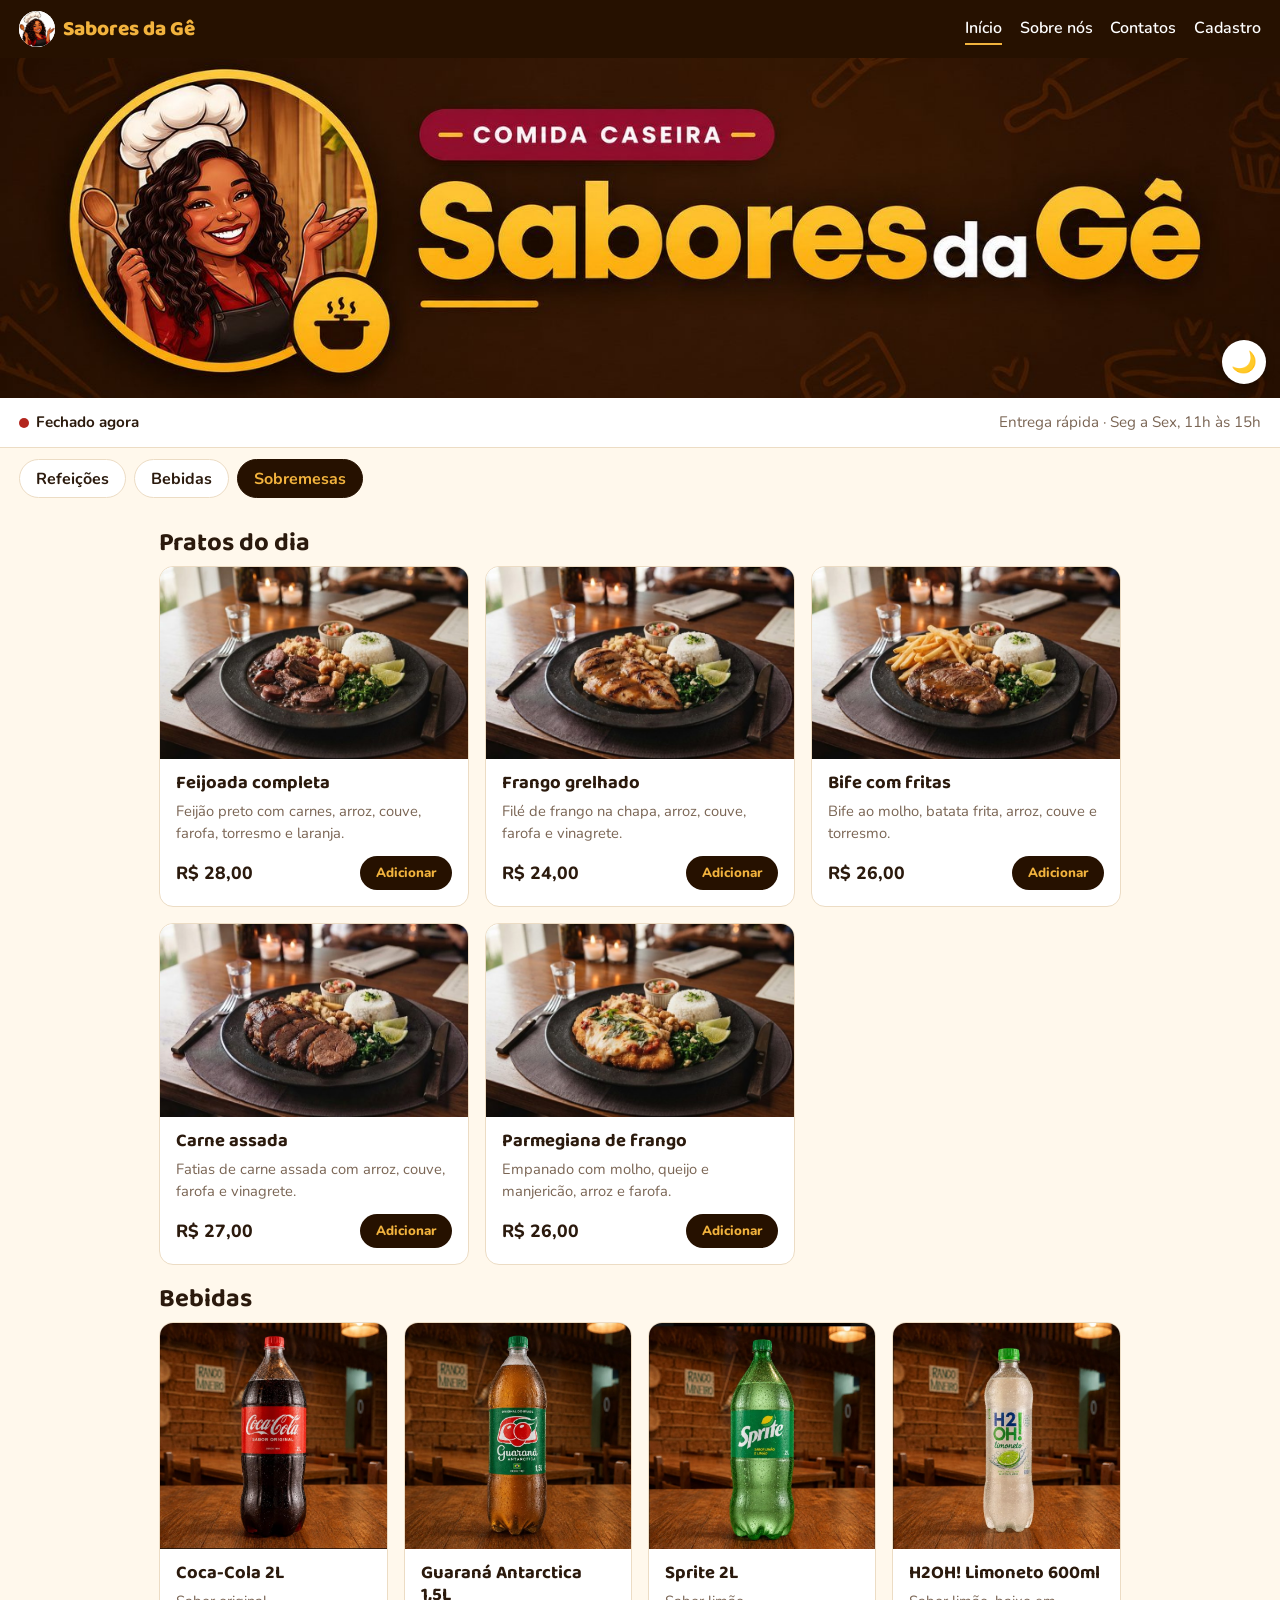
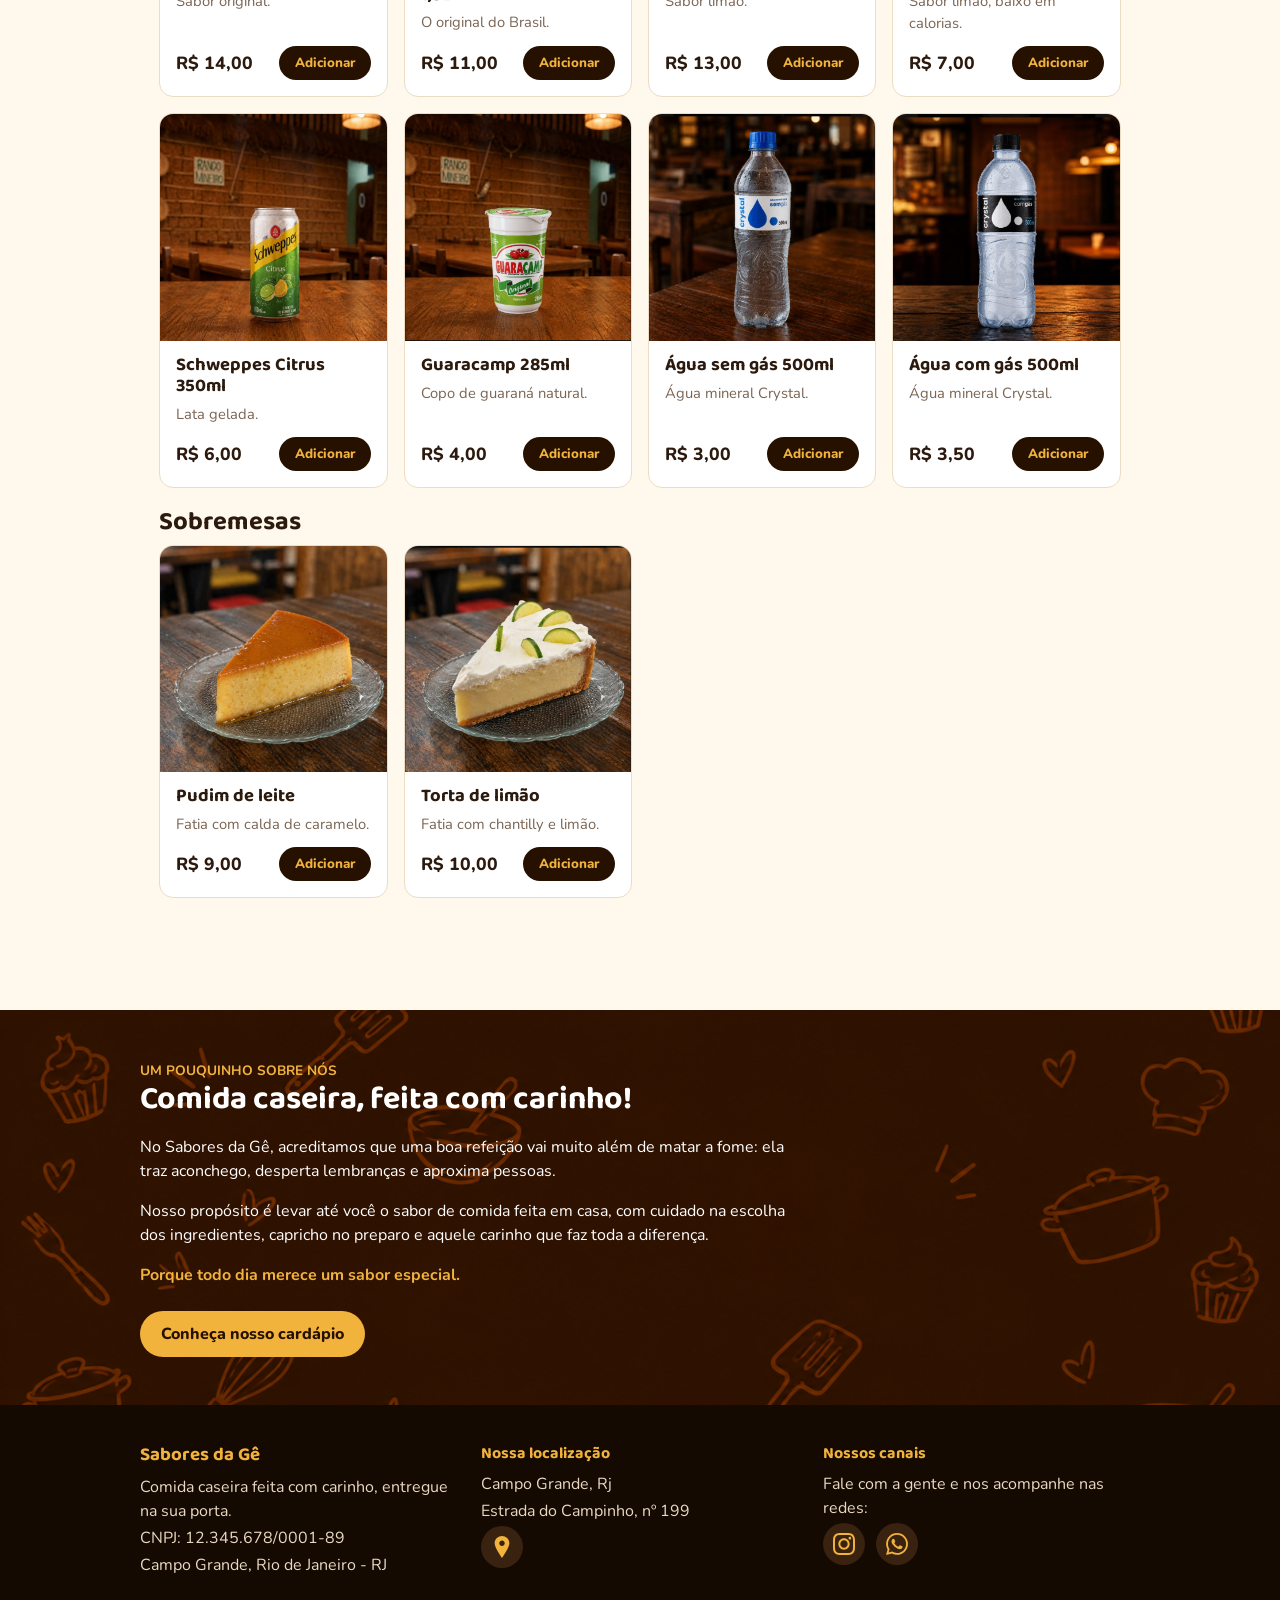
<file: index.html>
<!DOCTYPE html>
<html lang="pt-BR">
<head>
  <meta charset="UTF-8">
  <meta name="viewport" content="width=device-width, initial-scale=1.0">
  <meta name="theme-color" content="#261100">
  <title>Sabores da Gê – Comida caseira</title>
  <link rel="preconnect" href="https://fonts.googleapis.com">
  <link rel="preconnect" href="https://fonts.gstatic.com" crossorigin>
  <link href="https://fonts.googleapis.com/css2?family=Baloo+2:wght@600;800&family=Nunito:wght@400;600;700&display=swap" rel="stylesheet">
  <link rel="stylesheet" href="style.css">
</head>
<body class="home-page" data-theme="light">

  <header class="menu-superior">
    <a href="index.html" class="menu-superior-logo"><img src="img/ge.png" alt="" class="logo-ge">Sabores da Gê</a>
    <nav class="menu-superior-links" aria-label="Menu principal">
      <a href="index.html" class="ativo">Início</a>
      <a href="#sobre">Sobre nós</a>
      <a href="#contatos">Contatos</a>
      <a href="cadastro.html">Cadastro</a>
    </nav>
  </header>

  <header class="hero">
    <img src="img/capa.jpg" alt="Sabores da Gê – Comida caseira" class="hero-img" onerror="this.remove()">
    <button id="btn-theme" class="btn-tema" onclick="alternarTema()" aria-label="Alternar tema">🌙</button>
  </header>

  <div class="info-bar">
    <span id="status" class="status"><i class="bolinha"></i><b>Verificando…</b></span>
    <span class="info-extra">Entrega rápida · Seg a Sex, 11h às 15h</span>
  </div>

  <nav class="chips" id="chips" aria-label="Categorias do cardápio">
    <a href="#refeicoes" class="chip ativo">Refeições</a>
    <a href="#bebidas" class="chip">Bebidas</a>
    <a href="#sobremesas" class="chip">Sobremesas</a>
  </nav>

  <main>
    <section id="refeicoes">
      <h2>Pratos do dia</h2>
      <div class="grid grid-pratos" id="lista-refeicoes"></div>
    </section>

    <section id="bebidas">
      <h2>Bebidas</h2>
      <div class="grid grid-compacto" id="lista-bebidas"></div>
    </section>

    <section id="sobremesas">
      <h2>Sobremesas</h2>
      <div class="grid grid-compacto" id="lista-sobremesas"></div>
    </section>
  </main>

  <section class="sobre-nos" id="sobre">
    <div class="sobre-conteudo">
      <div class="sobre-texto">
        <span class="sobre-etiqueta">UM POUQUINHO SOBRE NÓS</span>
        <h2>Comida caseira, feita com carinho!</h2>
        <p>
          No Sabores da Gê, acreditamos que uma boa refeição vai muito além de matar a fome:
          ela traz aconchego, desperta lembranças e aproxima pessoas.
        </p>
        <p>
          Nosso propósito é levar até você o sabor de comida feita em casa, com cuidado na
          escolha dos ingredientes, capricho no preparo e aquele carinho que faz toda a diferença.
        </p>
        <p class="sobre-destaque">Porque todo dia merece um sabor especial. </p>
        <a class="sobre-botao" href="#refeicoes">Conheça nosso cardápio</a>
      </div>
    
    </div>
  </section>
  
<footer class="footer" >
    <div class="footer-grid">

        
        <div class="footer-col">
            <h3>Sabores da Gê</h3>
            <p>Comida caseira feita com carinho, entregue na sua porta.</p>
            <p>CNPJ: 12.345.678/0001-89</p>
            <p>Campo Grande, Rio de Janeiro - RJ</p>
        </div>

        
        <div class="footer-col">
            <h4>Nossa localização</h4>
            <p> Campo Grande, Rj</p>
            <p>Estrada do Campinho, nº 199</p>
            <div class="redes-sociais-ge">
                
                <a href="https://maps.app.goo.gl/VocPKcdLftgVxreZ8?g_st=iw" target="_blank" rel="noopener" aria-label="Localização">
                    <svg xmlns="http://www.w3.org/2000/svg" width="22" height="22" fill="currentColor" viewBox="0 0 24 24">
                        <path d="M12 0c-4.198 0-8 3.403-8 7.602 0 4.198 3.469 9.21 8 16.398 4.531-7.188 8-12.2 8-16.398 0-4.199-3.801-7.602-8-7.602zm0 11c-1.657 0-3-1.343-3-3s1.343-3 3-3 3 1.343 3 3-1.343 3-3 3z"/>
                    </svg>
                </a>
            </div>
        </div>

        
        <div class="footer-col" id="contatos">
            <h4>Nossos canais</h4>
            <p>Fale com a gente e nos acompanhe nas redes:</p>
            <div class="redes-sociais-ge">
                
                <a href="https://instagram.com/saboresdage.unisuam" target="_blank" rel="noopener" aria-label="Instagram">
                    <svg xmlns="http://www.w3.org/2000/svg" width="22" height="22" fill="currentColor" viewBox="0 0 24 24">
                        <path d="M12 2.163c3.204 0 3.584.012 4.85.07 3.252.148 4.771 1.691 4.919 4.919.058 1.265.069 1.645.069 4.849 0 3.205-.012 3.584-.069 4.849-.149 3.225-1.664 4.771-4.919 4.919-1.266.058-1.644.07-4.85.07-3.204 0-3.584-.012-4.849-.07-3.26-.149-4.771-1.699-4.919-4.92-.058-1.265-.07-1.644-.07-4.849 0-3.204.013-3.583.07-4.849.149-3.227 1.664-4.771 4.919-4.919 1.266-.057 1.645-.069 4.849-.069zm0-2.163c-3.259 0-3.667.014-4.947.072-4.358.2-6.78 2.618-6.98 6.98-.059 1.281-.073 1.689-.073 4.948 0 3.259.014 3.668.072 4.948.2 4.358 2.618 6.78 6.98 6.98 1.281.058 1.689.072 4.948.072 3.259 0 3.668-.014 4.948-.072 4.354-.2 6.782-2.618 6.979-6.98.059-1.28.073-1.689.073-4.948 0-3.259-.014-3.667-.072-4.947-.196-4.354-2.617-6.78-6.979-6.98-1.281-.059-1.69-.073-4.949-.073zm0 5.838c-3.403 0-6.162 2.759-6.162 6.162s2.759 6.163 6.162 6.163 6.162-2.759 6.162-6.163c0-3.403-2.759-6.162-6.162-6.162zm0 10.162c-2.209 0-4-1.79-4-4 0-2.209 1.791-4 4-4s4 1.791 4 4c0 2.21-1.791 4-4 4zm6.406-11.845c-.796 0-1.441.645-1.441 1.44s.645 1.44 1.441 1.44c.795 0 1.439-.645 1.439-1.44s-.644-1.44-1.439-1.44z"/>
                    </svg>
                </a>

                
                <a href="https://wa.me/5521999999999?text=Olá,%20vim%20pelo%20site%20e%20gostaria%20de%20fazer%20um%20pedido!" target="_blank" rel="noopener" aria-label="WhatsApp">
                    <svg xmlns="http://www.w3.org/2000/svg" width="22" height="22" fill="currentColor" viewBox="0 0 24 24">
                        <path d="M.057 24l1.687-6.163c-1.041-1.804-1.588-3.849-1.587-5.946.003-6.556 5.338-11.891 11.893-11.891 3.181.001 6.167 1.24 8.413 3.488 2.245 2.248 3.481 5.236 3.48 8.414-.003 6.557-5.338 11.892-11.893 11.892-1.99-.001-3.951-.5-5.688-1.448l-6.305 1.654zm6.597-3.807c1.676.995 3.276 1.591 5.392 1.592 5.448 0 9.886-4.434 9.889-9.885.002-5.462-4.415-9.89-9.881-9.892-5.452 0-9.887 4.434-9.889 9.884-.001 2.225.651 3.891 1.746 5.634l-.999 3.648 3.742-.981zm11.387-5.464c-.074-.124-.272-.198-.57-.347-.297-.149-1.758-.868-2.031-.967-.272-.099-.47-.149-.669.149-.198.297-.768.967-.941 1.165-.173.198-.347.223-.644.074-.297-.149-1.255-.462-2.39-1.475-.883-.788-1.48-1.761-1.653-2.059-.173-.297-.018-.458.13-.606.134-.133.297-.347.446-.521.151-.172.2-.296.3-.495.099-.198.05-.372-.025-.521-.075-.148-.669-1.611-.916-2.206-.242-.579-.487-.501-.669-.51l-.57-.01c-.198 0-.52.074-.792.372s-1.04 1.016-1.04 2.479 1.065 2.876 1.213 3.074c.149.198 2.096 3.2 5.076 4.487.709.306 1.263.489 1.694.626.712.226 1.36.194 1.872.118.571-.085 1.758-.719 2.006-1.413.248-.695.248-1.29.173-1.414z"/>
                    </svg>
                </a>
            </div>
        </div>

    </div>
</footer>

  <div class="carrinho-bar" id="carrinho-bar">
    <div class="carrinho-info">
      <span class="carrinho-qtd"><b id="contador-itens">0</b> itens</span>
      <span class="carrinho-total" id="valor-total">R$ 0,00</span>
    </div>
    <button class="btn-ir-carrinho" onclick="abrirCarrinho()">Ver carrinho</button>
  </div>

  <div id="modal-carrinho" onclick="if(event.target===this) fecharCarrinho()">
    <div class="modal-conteudo">
      <h2>Seu carrinho</h2>
      <ul id="lista-carrinho-modal" class="lista-modal"></ul>
      <label class="obs-label" for="obs">Observações (opcional)</label>
      <textarea id="obs" rows="2" placeholder="Ex.: sem cebola, troco para R$ 50…"></textarea>
      <div class="modal-total">Total <span id="modal-valor-total">R$ 0,00</span></div>
      <button class="btn-finalizar" onclick="irParaCadastro()">Finalizar pedido</button>
      <div class="modal-botoes">
        <button class="btn-fechar-modal" onclick="fecharCarrinho()">Voltar</button>
        <button class="btn-enviar-wpp" onclick="finalizarPedido()">Pedir no WhatsApp</button>
      </div>
    </div>
  </div>
<script src="menu.js" defer></script>
<script src="storage.js"></script>
</body>
</html>
</file>
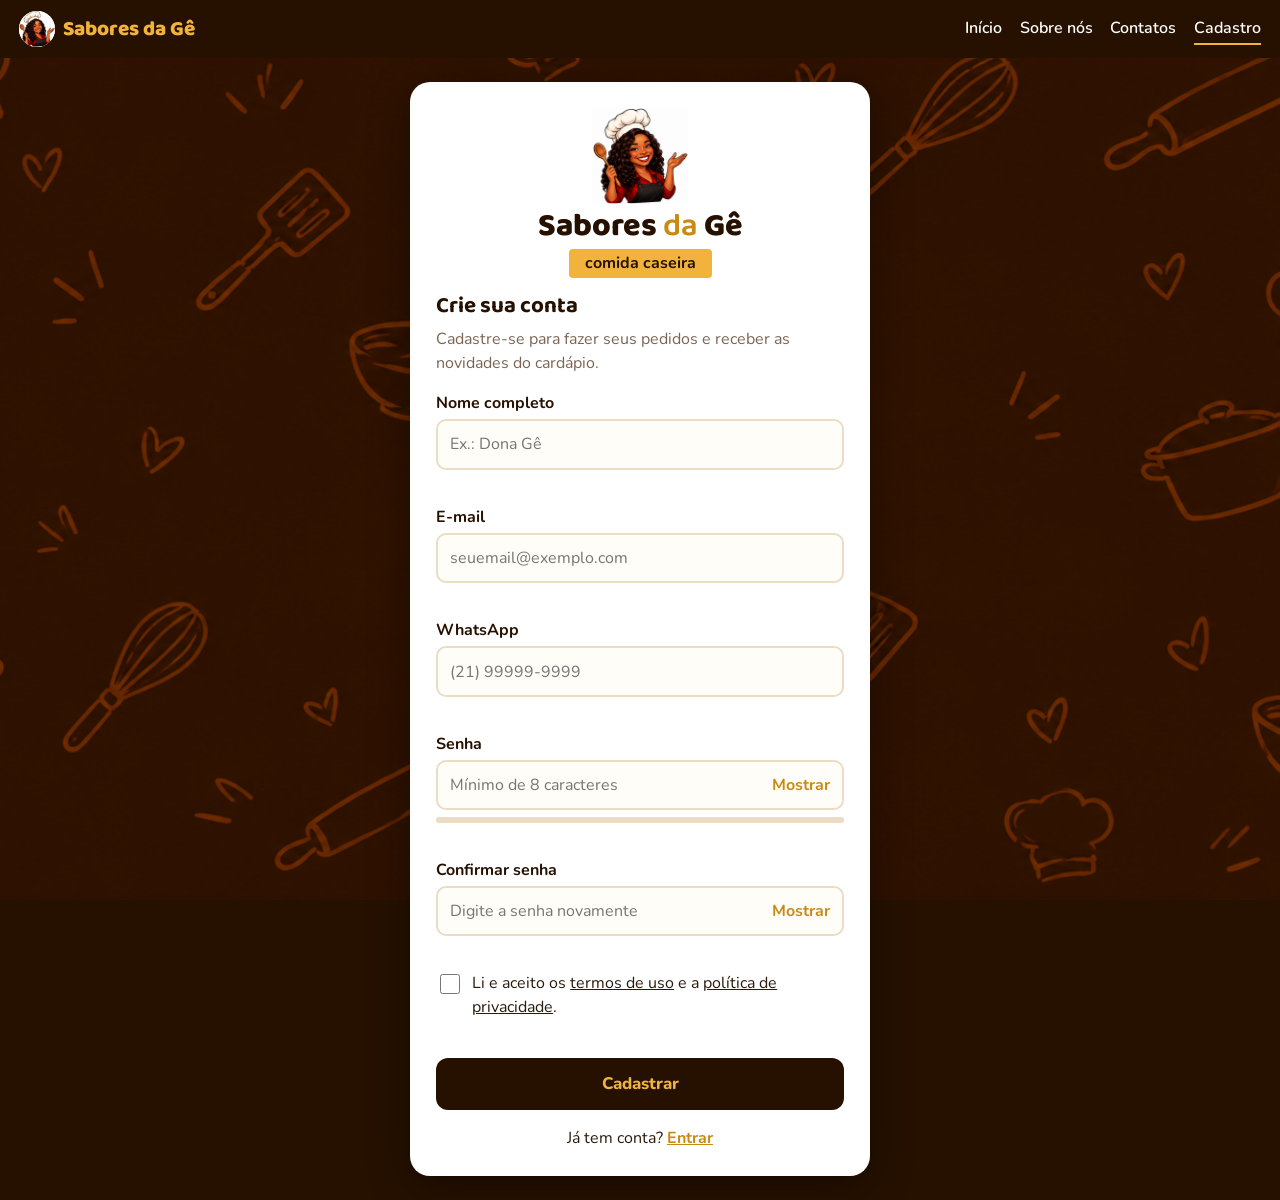
<file: cadastro.html>
<!DOCTYPE html>
<html lang="pt-BR">
<head>
  <meta charset="UTF-8">
  <meta name="viewport" content="width=device-width, initial-scale=1.0">
  <meta name="theme-color" content="#261100">
  <title>Cadastro | Sabores da Gê</title>
  <link rel="preconnect" href="https://fonts.googleapis.com">
  <link rel="preconnect" href="https://fonts.gstatic.com" crossorigin>
  <link href="https://fonts.googleapis.com/css2?family=Baloo+2:wght@600;800&family=Nunito:wght@400;600;700&display=swap" rel="stylesheet">
  <link rel="stylesheet" href="style.css">
</head>
<body class="cadastro-page">

  <header class="menu-superior">
    <a href="index.html" class="menu-superior-logo"><img src="img/ge.png" alt="" class="logo-ge">Sabores da Gê</a>
    <nav class="menu-superior-links" aria-label="Menu principal">
      <a href="index.html">Início</a>
      <a href="index.html#sobre">Sobre nós</a>
      <a href="index.html#contatos">Contatos</a>
      <a href="cadastro.html" class="ativo">Cadastro</a>
    </nav>
  </header>

  <main class="cadastro-card">
    <header class="brand">
      <img src="img/ge.png" alt="Gê, a cozinheira" class="brand-ge">
      <h1 class="brand-title">Sabores <span>da</span> Gê</h1>
      <p class="ribbon">comida caseira</p>
    </header>

    <h2 class="page-title">Crie sua conta</h2>
    <p class="subtitle">Cadastre-se para fazer seus pedidos e receber as novidades do cardápio.</p>

    <form id="formCadastro" novalidate>
      <div class="field">
        <label for="nome">Nome completo</label>
        <input type="text" id="nome" name="nome" placeholder="Ex.: Dona Gê" autocomplete="name">
        <small class="error" id="erro-nome"></small>
      </div>

      <div class="field">
        <label for="email">E-mail</label>
        <input type="email" id="email" name="email" placeholder="seuemail@exemplo.com" autocomplete="email">
        <small class="error" id="erro-email"></small>
      </div>

      <div class="field">
        <label for="telefone">WhatsApp</label>
        <input type="tel" id="telefone" name="telefone" placeholder="(21) 99999-9999" inputmode="numeric" autocomplete="tel">
        <small class="error" id="erro-telefone"></small>
      </div>

      <div class="field">
        <label for="senha">Senha</label>
        <div class="password-wrap">
          <input type="password" id="senha" name="senha" placeholder="Mínimo de 8 caracteres" autocomplete="new-password">
          <button type="button" class="toggle-pass" data-target="senha" aria-label="Mostrar senha">Mostrar</button>
        </div>
        <div class="strength" aria-hidden="true"><span id="barra-forca"></span></div>
        <small class="hint" id="texto-forca"></small>
        <small class="error" id="erro-senha"></small>
      </div>

      <div class="field">
        <label for="confirmaSenha">Confirmar senha</label>
        <div class="password-wrap">
          <input type="password" id="confirmaSenha" name="confirmaSenha" placeholder="Digite a senha novamente" autocomplete="new-password">
          <button type="button" class="toggle-pass" data-target="confirmaSenha" aria-label="Mostrar senha">Mostrar</button>
        </div>
        <small class="error" id="erro-confirmaSenha"></small>
      </div>

      <div class="field checkbox">
        <input type="checkbox" id="termos" name="termos">
        <label for="termos">Li e aceito os <a href="#">termos de uso</a> e a <a href="#">política de privacidade</a>.</label>
        <small class="error" id="erro-termos"></small>
      </div>

      <button type="submit" class="btn">Cadastrar</button>
      <p class="success" id="mensagem-sucesso" hidden></p>
    </form>

    <p class="login-link">Já tem conta? <a href="login.html">Entrar</a></p>
  </main>

  <script src="cadastro.js" defer></script>
  <script src="storage.js"></script>

</body>
</html>
</file>
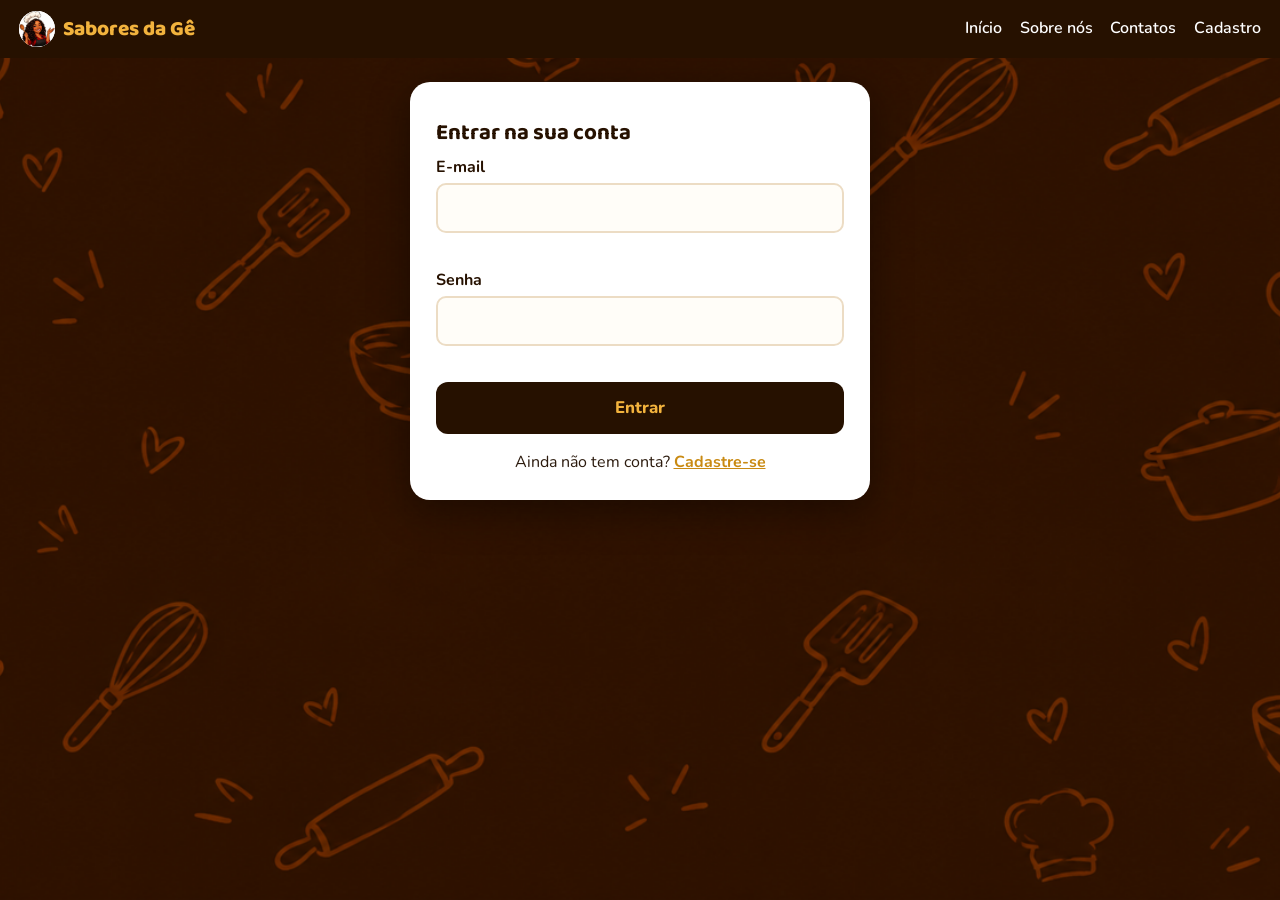
<file: login.html>
<!DOCTYPE html>
<html lang="pt-BR">
<head>
  <meta charset="UTF-8">
  <meta name="viewport" content="width=device-width, initial-scale=1.0">
  <meta name="theme-color" content="#261100">
  <title>Entrar | Sabores da Gê</title>
  <link rel="preconnect" href="https://fonts.googleapis.com">
  <link rel="preconnect" href="https://fonts.gstatic.com" crossorigin>
  <link href="https://fonts.googleapis.com/css2?family=Baloo+2:wght@600;800&family=Nunito:wght@400;600;700&display=swap" rel="stylesheet">
  <link rel="stylesheet" href="style.css">
</head>
<body class="cadastro-page">
  <header class="menu-superior">
    <a href="index.html" class="menu-superior-logo"><img src="img/ge.png" alt="" class="logo-ge">Sabores da Gê</a>
    <nav class="menu-superior-links" aria-label="Menu principal">
      <a href="index.html">Início</a>
      <a href="index.html#sobre">Sobre nós</a>
      <a href="index.html#contatos">Contatos</a>
      <a href="cadastro.html">Cadastro</a>
    </nav>
  </header>
  <main class="cadastro-card">
    <h2 class="page-title">Entrar na sua conta</h2>
    <form id="formLogin" novalidate>
      <div class="field"><label for="email">E-mail</label><input type="email" id="email" autocomplete="email"><small class="error" id="erro-email"></small></div>
      <div class="field"><label for="senha">Senha</label><input type="password" id="senha" autocomplete="current-password"><small class="error" id="erro-senha"></small></div>
      <button type="submit" class="btn">Entrar</button>
      <p class="success" id="msg" hidden>Login ainda não conectado ao servidor (parte do back-end).</p>
    </form>
    <p class="login-link">Ainda não tem conta? <a href="cadastro.html">Cadastre-se</a></p>
  </main>
  
  <script src="storage.js"></script>
  <script src="login.js"></script>
</body>
</html>
</file>
<file: style.css>
/* Sabores da Gê – estilos */
:root{--marrom:#261100;--ouro:#f2b33d;--ouro-esc:#c98a12;--fundo:#fff8ec;--card:#fff;--texto:#2b1a0d;--suave:#7a6554;--borda:#ecdcc4;--ok:#2e7d32;--erro:#b3261e;--r:14px}
[data-theme="dark"]{--fundo:#170b02;--card:#2a1809;--texto:#f6e9d6;--suave:#c1a98f;--borda:#4a2f18}
*{box-sizing:border-box}
html{scroll-behavior:smooth;scroll-padding-top:120px}
body{margin:0;font-family:Nunito,system-ui,sans-serif;background:var(--fundo);color:var(--texto);line-height:1.5}
h1,h2,h3,h4{font-family:"Baloo 2",system-ui,sans-serif;line-height:1.15;margin:0 0 .5rem}
a{color:inherit}
:focus-visible{outline:3px solid var(--ouro);outline-offset:2px}
@media (prefers-reduced-motion:reduce){html{scroll-behavior:auto}*{transition:none!important}}

/* menu superior */
.menu-superior{position:sticky;top:0;z-index:50;display:flex;justify-content:space-between;align-items:center;gap:1rem;flex-wrap:wrap;padding:.7rem 1.2rem;background:var(--marrom);color:#fff}
.logo-ge{width:36px;height:36px;object-fit:contain;background:#fff;border-radius:50%;margin-right:.5rem;vertical-align:middle}
.menu-superior-logo{font-family:"Baloo 2",sans-serif;font-weight:800;font-size:1.3rem;text-decoration:none;color:var(--ouro)}
.menu-superior-links{display:flex;gap:1.1rem;flex-wrap:wrap}
.menu-superior-links a{text-decoration:none;font-weight:600;padding:.2rem 0;border-bottom:2px solid transparent}
.menu-superior-links a:hover,.menu-superior-links a.ativo{border-color:var(--ouro)}

/* topo */
.hero{position:relative;min-height:160px;background:var(--marrom) url(img/fundo.png) center/cover;display:flex}
.hero-img{width:100%;max-height:340px;object-fit:cover;object-position:center;display:block}
.btn-tema{position:absolute;right:14px;bottom:14px;width:44px;height:44px;border-radius:50%;border:0;background:var(--card);font-size:1.3rem;cursor:pointer;box-shadow:0 2px 8px #0004}
.info-bar{display:flex;justify-content:space-between;flex-wrap:wrap;gap:.5rem;padding:.8rem 1.2rem;background:var(--card);border-bottom:1px solid var(--borda);font-size:.95rem}
.status{display:inline-flex;align-items:center;gap:.4rem}
.bolinha{width:10px;height:10px;border-radius:50%;background:var(--suave)}
.status.aberto .bolinha{background:var(--ok)}.status.fechado .bolinha{background:var(--erro)}
.info-extra{color:var(--suave)}

/* categorias */
.chips{position:sticky;top:56px;z-index:40;display:flex;gap:.5rem;padding:.7rem 1.2rem;background:var(--fundo);overflow-x:auto}
.chip{white-space:nowrap;text-decoration:none;padding:.4rem 1rem;border-radius:99px;border:1px solid var(--borda);background:var(--card);font-weight:700}
.chip.ativo{background:var(--marrom);border-color:var(--marrom);color:var(--ouro)}

/* cardápio */
main{max-width:1000px;margin:0 auto;padding:0 1.2rem 7rem}
main section{padding-top:1.2rem}
h2{font-size:1.6rem}
.grid{display:grid;gap:1rem}
.grid-pratos{grid-template-columns:repeat(auto-fill,minmax(280px,1fr))}
.grid-compacto{grid-template-columns:repeat(auto-fill,minmax(210px,1fr))}
.item{display:flex;flex-direction:column;background:var(--card);border:1px solid var(--borda);border-radius:var(--r);overflow:hidden}
.item-img{width:100%;aspect-ratio:16/10;object-fit:cover;display:block;background:var(--borda)}
.grid-compacto .item-img{aspect-ratio:1/1}
.item-corpo{display:flex;flex-direction:column;gap:.35rem;padding:.9rem 1rem 1rem;flex:1}
.item h3{font-size:1.15rem;margin:0}
.item p{margin:0;color:var(--suave);font-size:.92rem;flex:1}
.item-rodape{display:flex;justify-content:space-between;align-items:center;margin-top:.4rem}
.preco{font-weight:800;font-size:1.1rem}
.qtd{display:flex;align-items:center;gap:.5rem}
.qtd button,.btn-add{border:0;cursor:pointer;font-weight:800;font-family:inherit}
.qtd button{width:34px;height:34px;border-radius:50%;background:var(--ouro);color:var(--marrom);font-size:1.1rem}
.qtd span{min-width:1.2rem;text-align:center;font-weight:700}
.btn-add{padding:.5rem 1rem;border-radius:99px;background:var(--marrom);color:var(--ouro)}

/* sobre */
.sobre-nos{background:var(--marrom) url(img/fundo.png) center/cover;color:#fff;padding:3rem 1.2rem}
.sobre-conteudo{max-width:1000px;margin:0 auto;display:grid;grid-template-columns:2fr 1fr;gap:2rem;align-items:center}
.sobre-etiqueta{color:var(--ouro);font-weight:700;font-size:.85rem}
.sobre-texto h2{font-size:2rem}
.sobre-destaque{color:var(--ouro);font-weight:700}
.sobre-botao{display:inline-block;margin-top:.5rem;padding:.7rem 1.3rem;border-radius:99px;background:var(--ouro);color:var(--marrom);font-weight:800;text-decoration:none}
.sobre-destaque-card{display:flex;flex-direction:column;align-items:center;text-align:center;gap:.3rem;padding:1.5rem;border:2px dashed var(--ouro);border-radius:var(--r)}
.sobre-icone{font-size:3rem}
@media(max-width:720px){.sobre-conteudo{grid-template-columns:1fr}}

/* rodapé */
.footer{background:#150a01;color:#e9d9c3;padding:2.5rem 1.2rem 5.5rem}
.footer-grid{max-width:1000px;margin:0 auto;display:grid;grid-template-columns:repeat(auto-fit,minmax(220px,1fr));gap:1.5rem}
.footer h3,.footer h4{color:var(--ouro)}
.footer p{margin:.2rem 0}
.redes-sociais-ge{display:flex;gap:.7rem}
.redes-sociais-ge a{display:grid;place-items:center;width:42px;height:42px;border-radius:50%;background:#3a2210;color:var(--ouro)}
.redes-sociais-ge a:hover{background:var(--ouro);color:var(--marrom)}
.footer-bottom{max-width:1000px;margin:1.5rem auto 0;padding-top:1rem;border-top:1px solid #3a2210;font-size:.85rem;color:#a99275}

/* carrinho */
.carrinho-bar{position:fixed;left:0;right:0;bottom:0;z-index:60;display:none;justify-content:space-between;align-items:center;gap:1rem;padding:.8rem 1.2rem;background:var(--marrom);color:#fff;box-shadow:0 -4px 16px #0005}
.carrinho-bar.visivel{display:flex}
.carrinho-info{display:flex;flex-direction:column;line-height:1.2}
.carrinho-total{font-weight:800;color:var(--ouro);font-size:1.15rem}
.btn-ir-carrinho{padding:.65rem 1.3rem;border:0;border-radius:99px;background:var(--ouro);color:var(--marrom);font-weight:800;font-family:inherit;cursor:pointer}
#modal-carrinho{display:none;position:fixed;inset:0;z-index:100;background:#0008;align-items:flex-end;justify-content:center}
#modal-carrinho.aberto{display:flex}
.modal-conteudo{width:100%;max-width:520px;max-height:90vh;overflow:auto;padding:1.3rem;background:var(--card);border-radius:20px 20px 0 0}
.lista-modal{list-style:none;margin:0 0 .8rem;padding:0}
.lista-modal li{display:flex;justify-content:space-between;align-items:center;gap:.6rem;padding:.5rem 0;border-bottom:1px solid var(--borda)}
.lista-modal .vazio{color:var(--suave);justify-content:center}
.obs-label{display:block;font-weight:700;margin-bottom:.3rem}
#obs{width:100%;padding:.6rem;border:1px solid var(--borda);border-radius:10px;background:var(--fundo);color:var(--texto);font:inherit;resize:vertical}
.modal-total{display:flex;justify-content:space-between;margin:.9rem 0;font-weight:800;font-size:1.2rem}
.btn-finalizar,.btn-enviar-wpp,.btn-fechar-modal{padding:.8rem;border:0;border-radius:12px;font:inherit;font-weight:800;cursor:pointer}
.btn-finalizar{width:100%;background:var(--marrom);color:var(--ouro)}
.modal-botoes{display:flex;gap:.6rem;margin-top:.6rem}
.modal-botoes button{flex:1}
.btn-fechar-modal{background:var(--borda);color:var(--texto)}
.btn-enviar-wpp{background:#25a244;color:#fff}

/* cadastro */
.cadastro-page{background:var(--marrom) url(img/fundo.png) center/cover fixed}
.cadastro-card{max-width:460px;margin:1.5rem auto;padding:1.6rem;background:var(--card);border-radius:20px;box-shadow:0 10px 40px #0006}
.brand{text-align:center;margin-bottom:1rem}
.brand-title{font-size:2rem;margin:0;color:var(--marrom);font-weight:800}
.brand-title span{font-weight:600;color:var(--ouro-esc)}
.ribbon{display:inline-block;margin:.2rem 0 0;padding:.15rem 1rem;background:var(--ouro);color:var(--marrom);font-weight:700;border-radius:4px}
.page-title{font-size:1.4rem;margin-top:.8rem;color:var(--marrom)}
.subtitle{color:var(--suave);margin:0 0 1rem}
.field{margin-bottom:.9rem}
.field label{display:block;font-weight:700;margin-bottom:.25rem;color:var(--marrom)}
.field input[type=text],.field input[type=email],.field input[type=tel],.field input[type=password]{width:100%;padding:.7rem .8rem;font:inherit;color:#2b1a0d;background:#fffdf8;border:2px solid var(--borda);border-radius:10px}
.field input.valid{border-color:var(--ok)}.field input.invalid{border-color:var(--erro)}
.password-wrap{position:relative}
.password-wrap input{padding-right:5rem!important}
.toggle-pass{position:absolute;right:.4rem;top:50%;transform:translateY(-50%);border:0;background:none;color:var(--ouro-esc);font:inherit;font-weight:700;cursor:pointer;padding:.3rem .5rem}
.error{display:block;min-height:1.1rem;color:var(--erro);font-size:.85rem;margin-top:.2rem}
.hint{display:block;font-size:.85rem;font-weight:700}
.strength{height:6px;background:var(--borda);border-radius:99px;margin-top:.4rem;overflow:hidden}
.strength span{display:block;height:100%;width:0;transition:width .25s,background .25s}
.field.checkbox{display:grid;grid-template-columns:auto 1fr;gap:.2rem .6rem}
.field.checkbox label{font-weight:400;margin:0;color:var(--texto)}
.field.checkbox .error{grid-column:2}
.field.checkbox input{width:20px;height:20px;margin-top:.15rem;accent-color:var(--marrom)}
.btn{width:100%;padding:.85rem;border:0;border-radius:12px;background:var(--marrom);color:var(--ouro);font:inherit;font-weight:800;font-size:1.05rem;cursor:pointer}
.btn:hover{background:#3d1d05}
.success{margin:.8rem 0 0;padding:.7rem;border-radius:10px;background:#e3f3e4;color:#1b5e20;font-weight:700}
.login-link{text-align:center;margin:1rem 0 0}
.login-link a{color:var(--ouro-esc);font-weight:700}

.brand-ge{width:96px;height:96px;object-fit:contain;display:block;margin:0 auto .3rem}
.menu-superior-logo{display:inline-flex;align-items:center}
</file>
